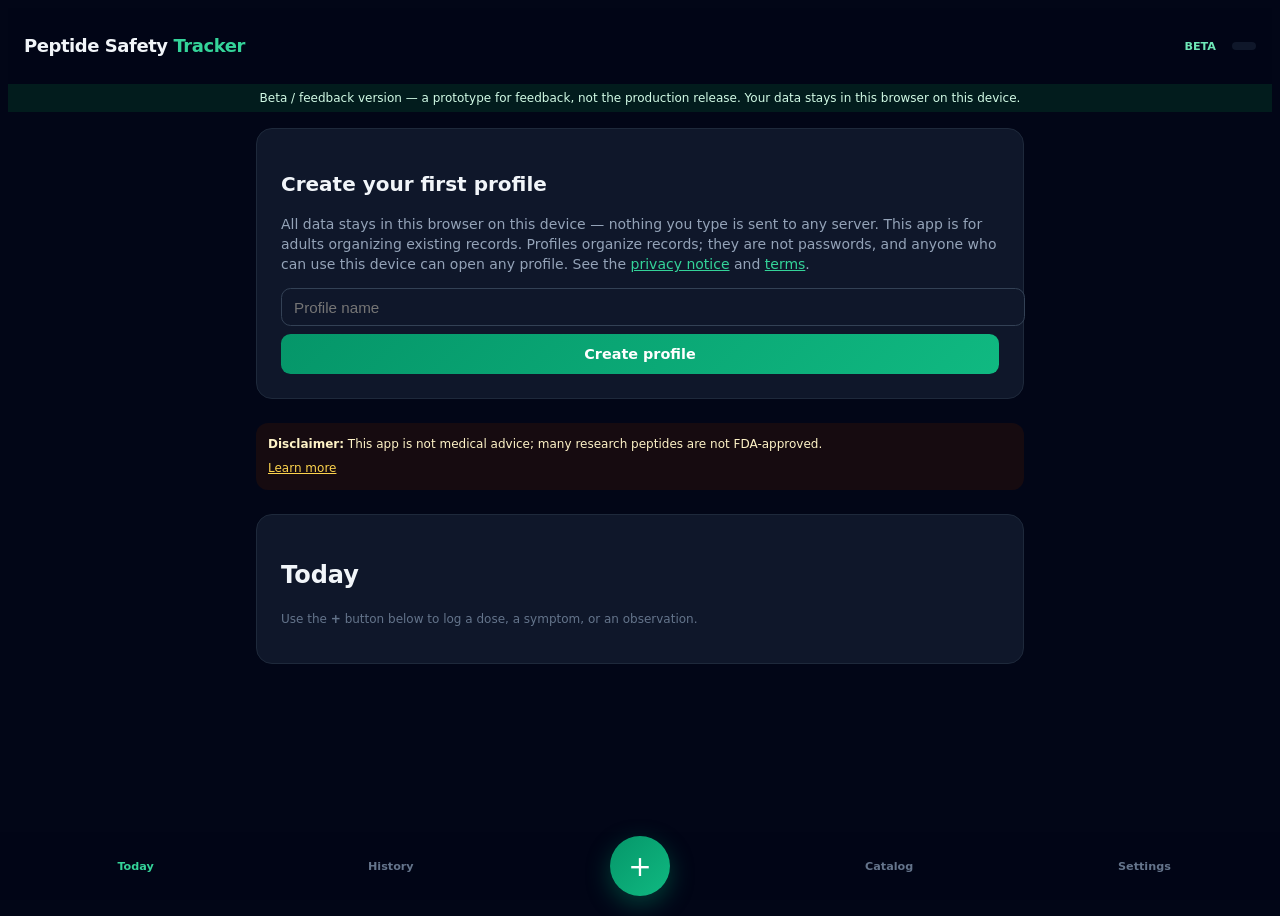
<file: beta/index.html>
<!DOCTYPE html>
<html lang="en">
<head>
  <meta charset="utf-8">
  <meta name="viewport" content="width=device-width, initial-scale=1, viewport-fit=cover">
  <meta name="theme-color" content="#059669">
  <title>Peptide Safety Tracker</title>
  <link rel="manifest" href="./manifest.webmanifest">
  <link rel="icon" href="./icons/icon-192.png">
  <link rel="apple-touch-icon" href="./icons/icon-192.png">
  <link rel="stylesheet" href="./styles.css">
  <style>
    :root{color-scheme:dark}
    body{background:#020617;color:#f1f5f9;font-family:system-ui,-apple-system,sans-serif}
    /* bare buttons must never show the browser's default light background */
    button{background:transparent;border:none;color:inherit;font:inherit;cursor:pointer}
    .inp{background:#0f172a;border:1px solid #334155;border-radius:.6rem;padding:.6rem .75rem;width:100%;color:#f1f5f9;font-size:.95rem}
    .inp:focus{outline:2px solid #059669;border-color:#059669}
    .inp.invalid{border-color:#dc2626}
    /* date/time pickers and the file input inherit the dark theme */
    input[type="file"]{color:#94a3b8}
    input[type="file"]::file-selector-button{background:#1e293b;color:#e2e8f0;border:1px solid #334155;border-radius:.5rem;padding:.4rem .75rem;margin-right:.6rem;cursor:pointer;font:inherit;font-size:.8rem}
    input[type="date"]::-webkit-calendar-picker-indicator,
    input[type="time"]::-webkit-calendar-picker-indicator,
    input[type="datetime-local"]::-webkit-calendar-picker-indicator{filter:invert(.65) sepia(.1) saturate(3) hue-rotate(100deg)}
    input:-webkit-autofill{-webkit-text-fill-color:#f1f5f9;-webkit-box-shadow:0 0 0 40rem #0f172a inset}
    ::selection{background:#065f46;color:#fff}
    ::-webkit-scrollbar{width:10px;height:10px}
    ::-webkit-scrollbar-track{background:#020617}
    ::-webkit-scrollbar-thumb{background:#334155;border-radius:9999px}
    .card{background:#0f172a;border:1px solid #1e293b;border-radius:1rem}
    .chip{border:1px solid #475569;border-radius:9999px;padding:.4rem .85rem;font-size:.8rem;color:#e2e8f0;background:#0f172a}
    .btn{background:linear-gradient(135deg,#059669,#10b981);color:#fff;font-weight:700;border-radius:.6rem;padding:.75rem 1.25rem;font-size:.9rem}
    .btn2{background:#1e293b;color:#e2e8f0;font-weight:600;border-radius:.6rem;padding:.75rem 1.25rem;font-size:.9rem;border:1px solid #334155}
    details>summary{cursor:pointer;list-style:none}
    details>summary::-webkit-details-marker{display:none}
    .fab{width:3.75rem;height:3.75rem;border-radius:9999px;background:linear-gradient(135deg,#059669,#10b981);color:#fff;font-size:1.75rem;box-shadow:0 8px 24px rgba(5,150,105,.4)}
    .err{color:#f87171;font-size:.8rem;min-height:1.1rem}
    .picker-wrap{position:relative}
    .picker-list{position:absolute;left:0;right:0;top:100%;margin-top:.3rem;z-index:70;background:#0f172a;border:1px solid #334155;border-radius:.6rem;max-height:15rem;overflow-y:auto;box-shadow:0 12px 30px rgba(0,0,0,.5)}
    .hidden{display:none!important}
    main{padding-bottom:7rem}
  </style>
</head>
<body class="min-h-screen">

<header class="sticky top-0 z-40 bg-slate-950/95 backdrop-blur border-b border-slate-800 px-4 py-3 flex items-center justify-between gap-2">
  <h1 class="font-black tracking-tight text-lg">Peptide Safety <span class="text-emerald-400">Tracker</span></h1>
  <div class="flex items-center gap-2">
    <span class="text-[.7rem] font-bold text-emerald-300 !border-emerald-500 border rounded-full px-2 py-1" title="Beta / feedback version — not the production release">BETA</span>
    <span id="profile-badge" class="text-xs bg-slate-900 border border-slate-700 rounded-full px-3 py-1"></span>
  </div>
</header>
<div id="beta-banner" class="bg-emerald-950/60 text-emerald-200 text-xs py-1.5 px-4 text-center border-b border-slate-800">Beta / feedback version — a prototype for feedback, not the production release. Your data stays in this browser on this device.</div>
<div id="offline-badge" class="hidden bg-amber-900/60 text-amber-200 text-xs text-center py-1.5 px-4">Offline — the app still works; your data is on this device.</div>
<div id="update-banner" class="hidden bg-emerald-950/60 text-emerald-200 text-xs py-2 px-4 flex items-center justify-center gap-3 flex-wrap text-center">
  <p>Update available — reload whenever you're not in the middle of logging. Your records are not affected.</p>
  <button onclick="applyUpdate()" class="text-xs font-bold text-white bg-emerald-700 rounded-lg px-3 py-1">Reload &amp; update</button>
  <button onclick="dismissUpdate()" class="text-xs underline">Not now</button>
</div>

<main class="max-w-3xl mx-auto p-4 space-y-6">

  <!-- First run: create a profile -->
  <div id="first-run" class="hidden card p-6 space-y-3">
    <h2 class="text-xl font-bold">Create your first profile</h2>
    <p class="text-sm text-slate-400">All data stays in this browser on this device — nothing you type is sent to any server. This app is for adults organizing existing records. Profiles organize records; they are not passwords, and anyone who can use this device can open any profile. See the <a href="./privacy.html" class="text-emerald-400 underline">privacy notice</a> and <a href="./terms.html" class="text-emerald-400 underline">terms</a>.</p>
    <form onsubmit="createProfile(event)" class="space-y-2">
      <input id="new-profile-name" name="pname" class="inp" placeholder="Profile name" maxlength="40">
      <button class="btn w-full">Create profile</button>
    </form>
  </div>

  <!-- Disclaimer: one line + Learn more -->
  <div class="bg-amber-950/30 border border-amber-900/60 p-3 rounded-xl text-xs text-amber-100 leading-relaxed">
    <strong>Disclaimer:</strong> <span id="disclaimer-line">This app is not medical advice; many research peptides are not FDA-approved.</span>
    <details class="mt-1"><summary class="text-amber-300 underline">Learn more</summary>
      <span id="disclaimer-more" class="block pt-1 text-amber-200/90"></span>
    </details>
  </div>

  <!-- TODAY -->
  <section id="sec-today" class="space-y-4">
    <div class="card p-6 space-y-3">
      <h2 class="text-2xl font-black">Today <span id="today-date" class="text-sm font-semibold text-slate-400"></span></h2>
      <p id="dash-sub" class="text-sm text-slate-400"></p>
      <p class="text-xs text-slate-500">Use the <strong>+</strong> button below to log a dose, a symptom, or an observation.</p>
      <div id="today-reminders" class="space-y-2"></div>
      <div id="today-recent" class="space-y-2"></div>
    </div>
  </section>

  <!-- HISTORY -->
  <section id="sec-history" class="hidden space-y-4">
    <div class="card p-6 space-y-4">
      <h2 class="text-2xl font-black">History</h2>
      <div class="flex gap-2 flex-wrap">
        <input id="hist-q" class="inp !w-auto flex-1 min-w-[8rem]" placeholder="Filter by product or text…">
        <select id="hist-type" class="inp !w-auto">
          <option value="all">All events</option>
          <option value="dose">Doses</option>
          <option value="symptom">Symptoms</option>
          <option value="observation">Observations</option>
        </select>
      </div>
      <div class="flex gap-2 flex-wrap items-center">
        <label class="text-xs text-slate-400" for="hist-from">From</label>
        <input id="hist-from" type="date" class="inp !w-auto">
        <label class="text-xs text-slate-400" for="hist-to">to</label>
        <input id="hist-to" type="date" class="inp !w-auto">
        <button onclick="clearDateFilter()" class="text-xs text-slate-400 underline">Clear dates</button>
      </div>
      <div id="history-list" class="space-y-2"></div>
      <button onclick="openSummarySheet()" class="btn2 w-full !py-2.5 text-sm">Prepare appointment summary →</button>
      <p class="text-xs text-slate-500">Choose a date range, review exactly what is included (private notes excluded by default), then print or download. Nothing is sent anywhere.</p>
    </div>
  </section>

  <!-- CATALOG / LEARN -->
  <section id="sec-catalog" class="hidden space-y-4">
    <div class="card p-6 space-y-4">
      <h2 class="text-2xl font-black">Catalog <span class="text-xs text-slate-400 font-normal">— sourced regulatory status only, no recommendations</span></h2>
      <input id="cat-q" class="inp" placeholder="Search catalog (aliases work, e.g. HGH)…">
      <div id="catalog-list" class="space-y-3"></div>
      <div id="verify-result"></div>
      <details class="text-sm"><summary class="text-emerald-400 underline">What "regulatory status" means — Learn more</summary>
        <ul class="text-sm text-slate-300 space-y-2 list-disc pl-5 pt-2 leading-relaxed">
          <li><strong>"Approved products exist"</strong> is an ingredient-level statement: FDA-approved prescription products exist for this ingredient, but approval applies only to those <em>specific products</em>. Other versions — compounded and "research" versions of the same molecule — are <strong>not</strong> approved.</li>
          <li><strong>"No FDA-approved product"</strong> means no FDA-approved human use exists for that ingredient at all.</li>
          <li>Approval is checked per <strong>exact product</strong> in <a class="text-emerald-400 underline" href="https://www.accessdata.fda.gov/scripts/cder/daf/" target="_blank" rel="noopener">Drugs@FDA</a> — never per ingredient. DailyMed is for labeling; it also lists products that are not FDA-approved.</li>
          <li>"Source verified" means the app's developer checked the cited official page on the review date — <strong>not qualified clinical review</strong>, never implying safety or endorsement.</li>
        </ul>
      </details>
      <details class="text-sm"><summary class="text-emerald-400 underline">If you feel unwell — Learn more</summary>
        <p class="pt-2 text-slate-300 leading-relaxed">Severe symptoms — trouble breathing, swelling of face/throat, chest pain, fainting, rapidly worsening reactions — need <strong>emergency medical care immediately</strong>. Show clinicians exactly what you took (your export file is designed for that). For anything milder but persistent, log it and raise it with a licensed healthcare provider.</p>
      </details>
    </div>
  </section>

  <!-- SETTINGS -->
  <section id="sec-settings" class="hidden space-y-4">
    <div class="card p-6 space-y-4">
      <h2 class="text-2xl font-black">Settings <span id="app-version" class="text-xs text-slate-500 font-normal"></span></h2>

      <div class="space-y-2">
        <h3 class="font-bold text-emerald-300">Profiles</h3>
        <div class="flex gap-2">
          <select id="profile-select" class="inp"></select>
          <button onclick="deleteProfile()" class="btn2 !py-2 whitespace-nowrap text-xs">Delete profile</button>
        </div>
        <form onsubmit="createProfile(event)" class="flex gap-2">
          <input id="add-profile-name" name="pname" class="inp" placeholder="New profile name" maxlength="40">
          <button class="btn !py-2 whitespace-nowrap text-xs">Add</button>
        </form>
        <p class="text-xs text-slate-500">Profiles are not authentication — anyone who can use this device can open any profile.</p>
      </div>

      <div class="space-y-2">
        <h3 class="font-bold text-emerald-300">Tracking goals <span class="text-xs text-slate-400 font-normal">(customize your journal — not medication recommendations)</span></h3>
        <p id="settings-goal-note" class="text-xs text-slate-400"></p>
        <div id="goal-chips" class="flex flex-wrap gap-2"></div>
        <p id="height-goal-note" class="hidden text-xs text-amber-200 bg-amber-950/40 border border-amber-900/60 rounded-lg px-3 py-2 leading-relaxed"><strong>Growth hormone &amp; height:</strong> "Growth hormone is not a general height enhancer. Once growth plates have fused, HGH does not increase height." (<a class="underline" href="https://my.clevelandclinic.org/health/articles/23309-human-growth-hormone-hgh" target="_blank" rel="noopener">Cleveland Clinic</a>) — this app never estimates growth potential.</p>
        <p class="text-xs text-slate-500">Goal measurements are recorded in Observations, never on doses.</p>
      </div>

      <div class="space-y-2">
        <h3 class="font-bold text-emerald-300">Reminders <span class="text-xs text-slate-400 font-normal">(in-app only)</span></h3>
        <form id="reminder-form" onsubmit="addReminder(event)" class="space-y-2">
          <div class="picker-wrap"><input id="r-name" class="inp" placeholder="Product name" maxlength="80"><div id="r-name-dd" class="picker-list hidden"></div></div>
          <div class="flex gap-2">
            <input id="r-time" type="time" class="inp">
            <input id="r-days" class="inp" value="Every day" title="e.g. Mon,Wed,Fri or Every day">
          </div>
          <input id="r-notes" class="inp" placeholder="Notes (optional)">
          <button class="btn2 w-full !py-2 text-xs">Add reminder</button>
        </form>
        <div id="reminders-list" class="space-y-2"></div>
      </div>

      <div class="space-y-2">
        <h3 class="font-bold text-emerald-300">Vial log <span class="text-xs text-slate-400 font-normal">(your own supply records)</span></h3>
        <p class="text-xs text-slate-500">Record when you mixed a vial and the discard date <strong>you</strong> choose. The app stores and displays only what you enter — it does not calculate stability, recommend dates, or advise any use.</p>
        <form id="vial-form" onsubmit="addVial(event)" class="space-y-2">
          <div class="picker-wrap"><input id="v-name" class="inp" placeholder="Product name" maxlength="80" autocomplete="off"><div id="v-name-dd" class="picker-list hidden"></div></div>
          <div class="grid grid-cols-2 gap-2">
            <div><label class="block text-xs text-slate-400 mb-1">Date mixed</label>
              <input id="v-mixed" type="date" class="inp"></div>
            <div><label class="block text-xs text-slate-400 mb-1">Discard date (your choice)</label>
              <input id="v-discard" type="date" class="inp"></div>
          </div>
          <input id="v-notes" class="inp" placeholder="Notes (optional)" maxlength="200">
          <div class="err" id="v-error"></div>
          <button class="btn2 w-full !py-2 text-xs">Add vial record</button>
        </form>
        <div id="vials-list" class="space-y-2"></div>
      </div>

      <div class="space-y-2">
        <h3 class="font-bold text-emerald-300">Export &amp; restore</h3>
        <p id="last-backup" class="text-xs text-emerald-300"></p>
        <p id="backup-reminder" class="hidden text-xs text-amber-200 bg-amber-950/40 border border-amber-900/60 rounded-lg px-3 py-2"></p>
        <button onclick="dismissBackupReminder()" id="backup-dismiss" class="hidden text-xs text-slate-400 underline">Dismiss reminder for a week</button>
        <p class="text-xs text-slate-400">Backup saves a JSON copy of <strong>every profile</strong> on this device. Keep the file private — it contains your health journal.</p>
        <button onclick="exportData()" class="btn"><span>Download full backup (JSON)</span></button>
        <div class="space-y-2">
          <label class="text-xs text-slate-400 block">Import / restore a previously exported file:</label>
          <input id="import-file" type="file" accept="application/json,.json" class="text-xs text-slate-400">
          <div id="import-preview" class="hidden"></div>
        </div>
      </div>

      <div class="space-y-2">
        <h3 class="font-bold text-emerald-300">Install on this device</h3>
        <details class="text-xs text-slate-400"><summary class="underline">How to install — Learn more</summary>
          <ul class="list-disc pl-4 pt-1 space-y-1 leading-relaxed">
            <li><strong>Android (Chrome):</strong> browser menu → <em>Add to Home screen</em> / <em>Install app</em>.</li>
            <li><strong>iPhone/iPad (Safari):</strong> Share button → <em>Add to Home Screen</em>.</li>
            <li><strong>Desktop (Chrome/Edge):</strong> install icon in the address bar, or menu → <em>Install app</em>.</li>
          </ul>
          <p class="pt-1 leading-relaxed"><strong>Offline limitations:</strong> once installed, the app opens and works with no connection — records are on the device. Reminders still only appear while the app is open. Updates are fetched when you're next online (you'll see an "Update available" note; updating only reloads when you choose, and your records plus any open draft are preserved).</p>
        </details>
      </div>

      <div class="space-y-2">
        <h3 class="font-bold text-emerald-300">Feedback &amp; problems</h3>
        <p class="text-xs text-slate-300 leading-relaxed">Tell the developer what got stuck, what you expected, and what felt unnecessary. The app itself has no built-in sending — you choose where to send feedback. <strong>Feedback route:</strong> the app's public issue tracker on GitHub <a href="https://github.com/kinitiyaan-commits/peptide-safety-tracker/issues" class="text-emerald-400 underline" target="_blank" rel="noopener">github.com/kinitiyaan-commits/peptide-safety-tracker/issues</a>.</p>
        <p class="text-xs text-amber-200 bg-amber-950/40 border border-amber-900/60 rounded-lg px-3 py-2 leading-relaxed"><strong>Privacy warning:</strong> if feedback goes to a public issue tracker, everything you post is <strong>public</strong>. Do <strong>not</strong> include medical records, symptom details, product names tied to you, exports, or screenshots of your entries. The app never attaches data to feedback automatically — there is no such feature — so anything you share is only what you type yourself.</p>
      </div>

      <div class="space-y-2">
        <h3 class="font-bold text-emerald-300">Where your data lives</h3>
        <p id="storage-note" class="text-sm text-slate-300 leading-relaxed"></p>
        <details class="text-xs text-slate-400"><summary class="underline">Learn more</summary>
          <p class="pt-1 leading-relaxed">Your saved records are stored in this browser's IndexedDB on this device; an entry you haven't saved yet may sit in this tab's sessionStorage until the tab closes. No server receives them. Clearing the browser's site data (or uninstalling the installed app) deletes every record permanently.</p>
          <p class="pt-1 leading-relaxed">A backup file includes <strong>every profile on this device</strong>, not just the one you have open — keep the file private.</p>
          <p class="pt-1 leading-relaxed">The app is hosted on GitHub Pages: when the app shell loads, GitHub receives your IP address and standard web-server logs, as with any website. The app also makes no other requests except the official-source links <strong>you</strong> choose to open — those links include the product name you're checking, which the sites' operators can see. No other personal data leaves this device.</p>
          <p class="pt-1"><a href="./privacy.html" class="text-emerald-400 underline">Full privacy notice</a> · <a href="./terms.html" class="text-emerald-400 underline">Terms of use</a></p>
        </details>
      </div>
    </div>
  </section>
</main>

<!-- FAB chooser -->
<div id="fab-chooser" class="hidden fixed inset-0 bg-black/80 z-[60] flex items-end sm:items-center justify-center p-0 sm:p-4" onclick="if(event.target===this)closeFabChooser()">
  <div class="bg-slate-900 border border-slate-800 w-full sm:max-w-sm rounded-t-2xl sm:rounded-2xl p-5 space-y-2">
    <p class="text-xs text-slate-400 text-center pb-1">What are you logging?</p>
    <button onclick="closeFabChooser();openLogSheet()" class="btn w-full !py-3.5">A dose (administration)</button>
    <button onclick="closeFabChooser();openObservationSheet()" class="btn2 w-full !py-3.5">An observation (no dose)</button>
    <button onclick="closeFabChooser();openSymptomSheet()" class="btn2 w-full !py-3.5">A symptom</button>
    <button onclick="closeFabChooser()" class="w-full text-center text-xs text-slate-400 py-2 underline">Cancel</button>
  </div>
</div>

<!-- LOG DOSE -->
<div id="log-sheet" class="hidden fixed inset-0 bg-black/80 z-[70] flex items-end sm:items-center justify-center" onclick="if(event.target===this)closeLogSheet()">
  <div class="bg-slate-900 border border-slate-800 w-full sm:max-w-sm rounded-t-2xl sm:rounded-2xl p-5">
    <div class="flex justify-between items-center pb-2">
      <h3 id="log-sheet-title" class="font-bold">Log a dose</h3>
      <button onclick="closeLogSheet()" class="text-slate-400 text-xl">×</button>
    </div>
    <form onsubmit="logUsage(event)" class="space-y-3">
      <div class="picker-wrap"><label class="block text-xs text-slate-400 mb-1">Product / peptide</label>
        <input id="u-name" class="inp" placeholder="Type to search the catalog…" maxlength="80" autocomplete="off">
        <div id="u-name-dd" class="picker-list hidden"></div>
      </div>
      <div class="grid grid-cols-2 gap-2">
        <div><label class="block text-xs text-slate-400 mb-1">Amount</label>
          <input id="u-amount" type="number" step="any" min="0" class="inp" inputmode="decimal"></div>
        <div><label class="block text-xs text-slate-400 mb-1">Unit</label>
          <select id="u-unit" class="inp"><option value="">Choose unit</option><option>mcg</option><option>mg</option><option>IU</option><option>units</option><option>mL</option></select>
          <p id="u-unit-hint" class="hidden text-[.7rem] text-emerald-300 pt-0.5"></p></div>
      </div>
      <p id="u-equiv" class="hidden text-[.7rem] text-emerald-300">Same amount in both units — an extra or missing zero stands out here.</p>
      <div><label class="block text-xs text-slate-400 mb-1">When</label>
        <input id="u-when" type="datetime-local" class="inp"></div>
      <p id="u-dup-hint" class="hidden text-[.7rem] text-amber-300"></p>
      <div><label class="block text-xs text-slate-400 mb-1">Notes (optional)</label>
        <input id="u-notes" class="inp" placeholder="Anything worth remembering" maxlength="300"></div>
      <div class="err" id="u-error"></div>
      <button class="btn w-full !py-3" id="u-submit"><span id="u-submit-label">Save entry</span></button>
    </form>
  </div>
</div>

<!-- SYMPTOM -->
<div id="symptom-sheet" class="hidden fixed inset-0 bg-black/80 z-[70] flex items-end sm:items-center justify-center" onclick="if(event.target===this)closeSymptomSheet()">
  <div class="bg-slate-900 border border-slate-800 w-full sm:max-w-sm rounded-t-2xl sm:rounded-2xl p-5">
    <div class="flex justify-between items-center pb-2">
      <h3 class="font-bold">Log a symptom</h3>
      <button onclick="closeSymptomSheet()" class="text-slate-400 text-xl">×</button>
    </div>
    <form onsubmit="logSymptom(event)" class="space-y-3">
      <div><label class="block text-xs text-slate-400 mb-1">Symptom name</label>
        <input id="s-name" class="inp" placeholder="e.g. headache" maxlength="80"></div>
      <div><label class="block text-xs text-slate-400 mb-1">Description</label>
        <input id="s-desc" class="inp" placeholder="What did you feel?" maxlength="500"></div>
      <div><label class="block text-xs text-slate-400 mb-1">Severity (1 = mild … 5 = severe)</label>
        <select id="s-severity" class="inp"><option>1</option><option>2</option><option>3</option><option>4</option><option>5</option></select></div>
      <div class="err" id="s-error"></div>
      <button class="btn w-full !py-3">Save symptom</button>
    </form>
  </div>
</div>

<!-- OBSERVATION -->
<div id="observation-sheet" class="hidden fixed inset-0 bg-black/80 z-[70] flex items-end sm:items-center justify-center" onclick="if(event.target===this)closeObservationSheet()">
  <div class="bg-slate-900 border border-slate-800 w-full sm:max-w-sm rounded-t-2xl sm:rounded-2xl p-5 max-h-[85vh] overflow-y-auto">
    <div class="flex justify-between items-center pb-2">
      <h3 class="font-bold">Log an observation</h3>
      <button onclick="closeObservationSheet()" class="text-slate-400 text-xl">×</button>
    </div>
    <form onsubmit="logObservation(event)" class="space-y-3">
      <div><label class="block text-xs text-slate-400 mb-1">When</label>
        <input id="o-when" type="datetime-local" class="inp"></div>
      <div><label class="block text-xs text-slate-400 mb-1">Notes (optional)</label>
        <input id="o-notes" class="inp" placeholder="Anything worth remembering" maxlength="300"></div>
      <div id="observation-fields" class="space-y-3"></div>
      <details id="training-context" class="mt-1">
        <summary class="text-sm text-sky-400 underline">Training context (optional)</summary>
        <div id="training-fields" class="space-y-3 pt-2">
          <p class="text-xs text-slate-500">Your own training notes for your records — kept separate from dose logging. The app draws no connection between training and any product.</p>
          <div><label class="block text-xs text-slate-400 mb-1">Session type</label>
            <input class="inp gf" data-gkey="tc_session_type" maxlength="60" placeholder="e.g. strength, cardio, mobility — your words"></div>
          <div><label class="block text-xs text-slate-400 mb-1">Muscles trained</label>
            <input class="inp gf" data-gkey="tc_muscles" maxlength="120" placeholder="optional — e.g. legs, back"></div>
          <div class="grid grid-cols-2 gap-2">
            <div><label class="block text-xs text-slate-400 mb-1">Perceived session effort</label>
              <select class="inp gf" data-gkey="tc_effort"><option value="">—</option><option>1</option><option>2</option><option>3</option><option>4</option><option>5</option></select>
              <p class="text-xs text-slate-500 pt-0.5">Your own rating, 1 (easy) – 5 (maximal)</p></div>
            <div><label class="block text-xs text-slate-400 mb-1">Soreness afterwards</label>
              <select class="inp gf" data-gkey="tc_soreness"><option value="">—</option><option>1</option><option>2</option><option>3</option><option>4</option><option>5</option></select>
              <p class="text-xs text-slate-500 pt-0.5">Your own rating, 1 (none) – 5 (very sore)</p></div>
          </div>
          <div><label class="block text-xs text-slate-400 mb-1">Note (private)</label>
            <input class="inp gf" data-gkey="tc_note" maxlength="300" placeholder="Stays out of appointment summaries unless you include notes"></div>
        </div>
      </details>
      <div class="err" id="o-error"></div>
      <button class="btn w-full !py-3">Save observation</button>
    </form>
  </div>
</div>

<!-- APPOINTMENT SUMMARY -->
<div id="summary-sheet" class="hidden fixed inset-0 bg-black/80 z-[70] flex items-end sm:items-center justify-center" onclick="if(event.target===this)closeSummarySheet()">
  <div class="bg-slate-900 border border-slate-800 w-full sm:max-w-md rounded-t-2xl sm:rounded-2xl p-5 max-h-[90vh] overflow-y-auto space-y-3">
    <div class="flex justify-between items-center pb-1">
      <h3 class="font-bold">Appointment summary</h3>
      <button onclick="closeSummarySheet()" class="text-slate-400 text-xl" aria-label="Close summary">×</button>
    </div>
    <p class="text-xs text-slate-400">Pick the period, review <strong>exactly</strong> what will be shared, then print or download it yourself. Nothing is sent anywhere automatically.</p>
    <div class="flex gap-2 items-center flex-wrap">
      <label class="text-xs text-slate-400" for="sum-from">From</label>
      <input id="sum-from" type="date" class="inp !w-auto" onchange="renderSummaryPreview()">
      <label class="text-xs text-slate-400" for="sum-to">to</label>
      <input id="sum-to" type="date" class="inp !w-auto" onchange="renderSummaryPreview()">
    </div>
    <label class="flex items-start gap-2 text-sm text-slate-300 cursor-pointer">
      <input id="sum-notes" type="checkbox" class="mt-1 w-4 h-4 accent-emerald-500" onchange="renderSummaryPreview()">
      <span>Include private notes <span class="text-xs text-slate-500">(excluded by default)</span></span>
    </label>
    <div>
      <label class="block text-xs text-slate-400 mb-1" for="sum-questions">Questions I want to ask my clinician (optional, your words)</label>
      <textarea id="sum-questions" rows="3" class="inp" maxlength="2000" oninput="renderSummaryPreview()"></textarea>
    </div>
    <div id="sum-preview"></div>
    <div class="flex gap-2">
      <button onclick="printSummary()" class="btn flex-1 !py-2.5 text-sm">Print</button>
      <button onclick="downloadSummary()" class="btn2 flex-1 !py-2.5 text-sm">Download (.html)</button>
    </div>
  </div>
</div>

<div id="toast" class="hidden"></div>

<!-- bottom nav + FAB -->
<nav class="fixed bottom-0 left-0 right-0 z-50 bg-slate-950/97 border-t border-slate-800 backdrop-blur flex items-center px-2 py-1" style="padding-bottom:max(0.25rem, env(safe-area-inset-bottom))">
  <button id="nav-today" onclick="gotoTab('today')" class="flex-1 flex flex-col items-center gap-0.5 py-2 text-[.7rem] font-semibold text-emerald-400">Today</button>
  <button id="nav-history" onclick="gotoTab('history')" class="flex-1 flex flex-col items-center gap-0.5 py-2 text-[.7rem] font-semibold text-slate-500">History</button>
  <div class="flex-1 flex justify-center"><button class="fab" onclick="openFabChooser()" title="Log something" aria-label="Log something">+</button></div>
  <button id="nav-catalog" onclick="gotoTab('catalog')" class="flex-1 flex flex-col items-center gap-0.5 py-2 text-[.7rem] font-semibold text-slate-500">Catalog</button>
  <button id="nav-settings" onclick="gotoTab('settings')" class="flex-1 flex flex-col items-center gap-0.5 py-2 text-[.7rem] font-semibold text-slate-500">Settings</button>
</nav>

<script src="./data.js"></script>
<script src="./store.js"></script>
<script src="./app.js"></script>
</body>
</html>
</file>
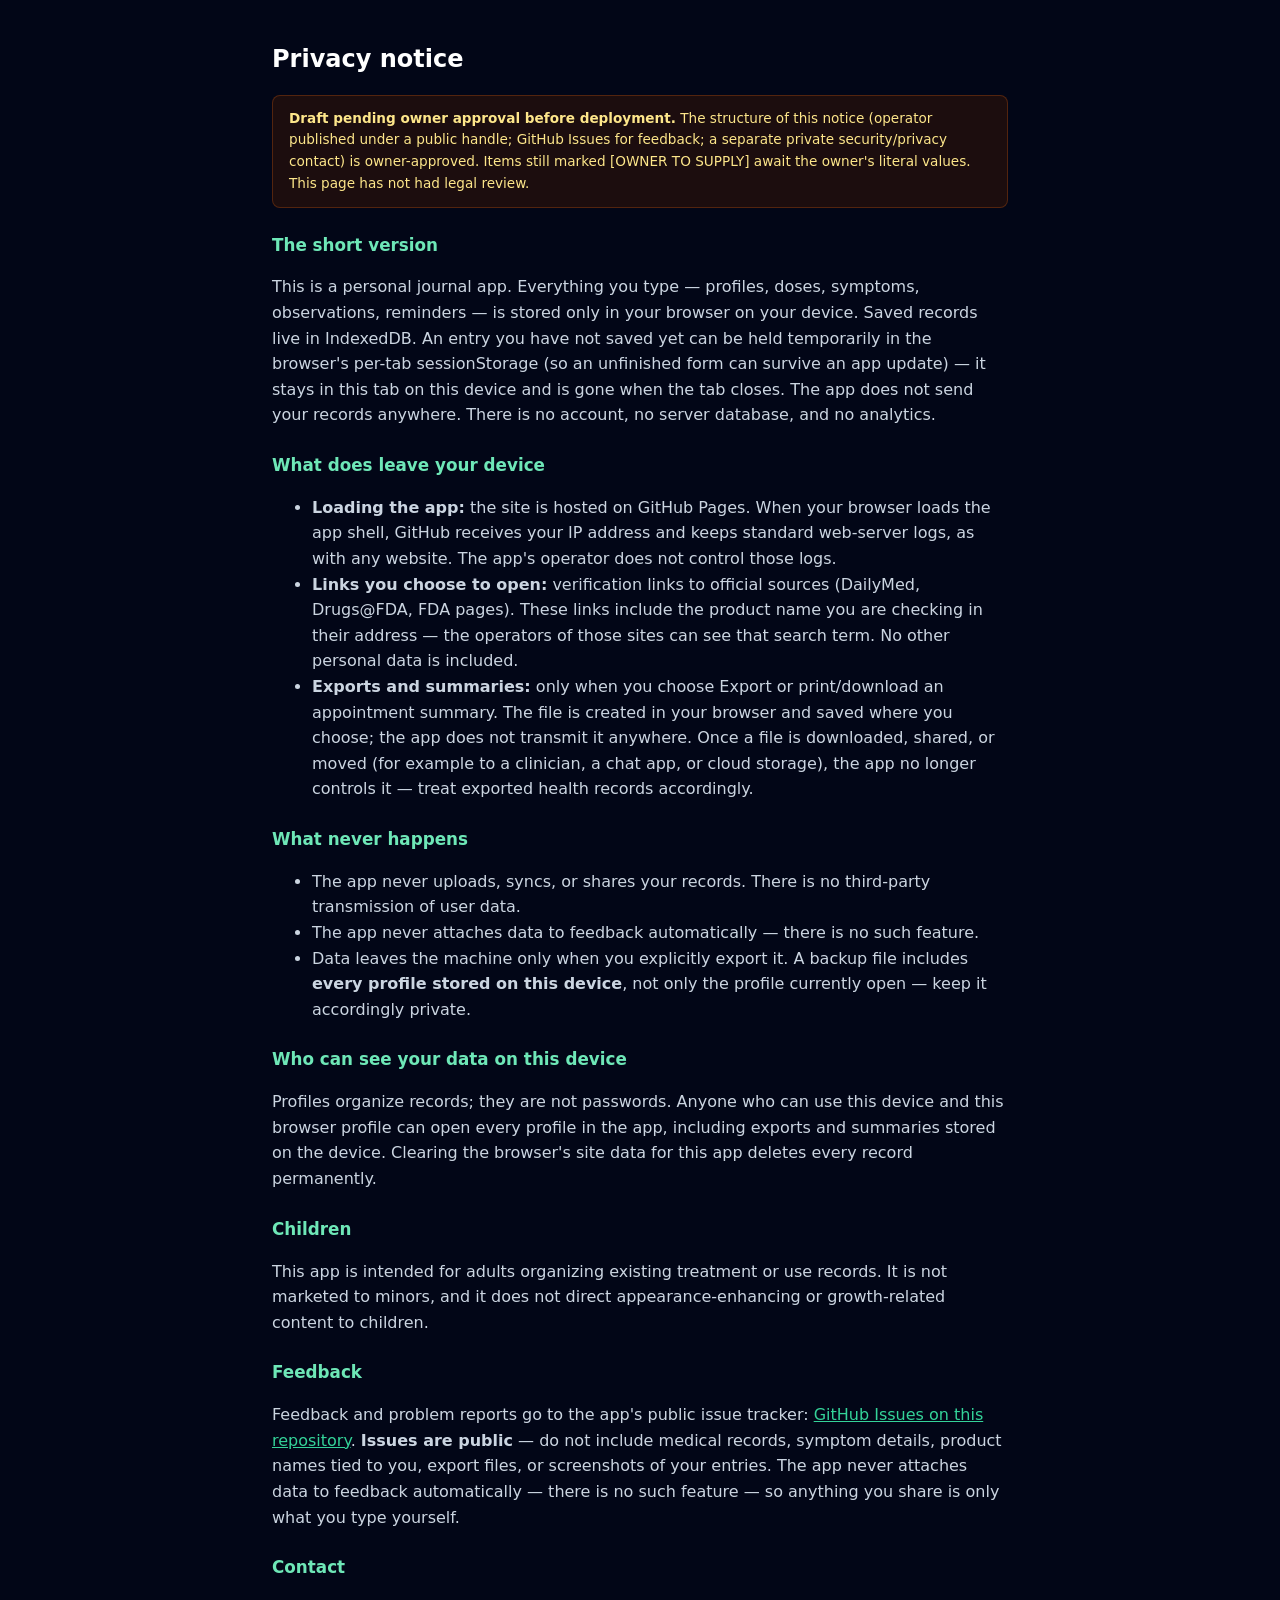
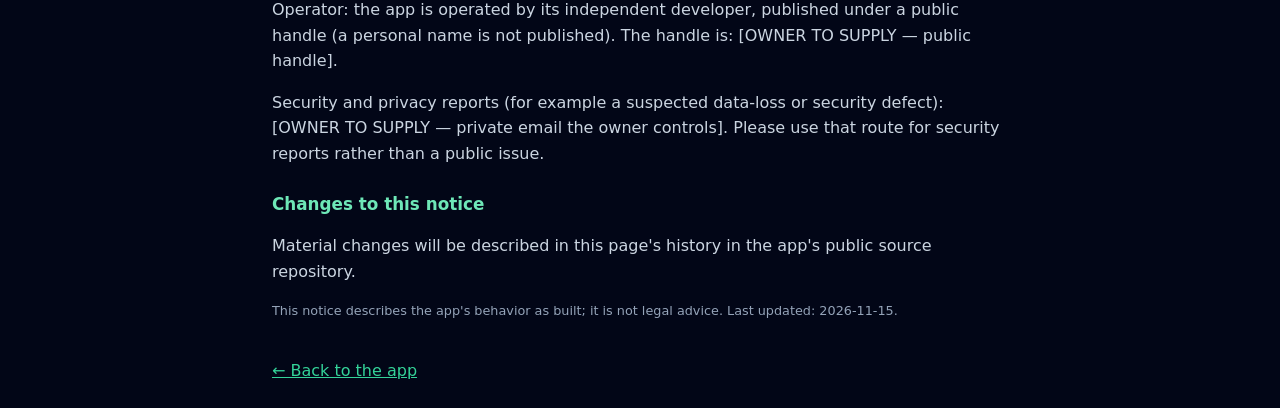
<file: beta/privacy.html>
<!DOCTYPE html>
<html lang="en">
<head>
<meta charset="utf-8">
<meta name="viewport" content="width=device-width, initial-scale=1">
<title>Privacy notice — Peptide Safety Tracker</title>
<link rel="stylesheet" href="./styles.css">
<style>
  body{background:#020617;color:#cbd5e1;font-family:system-ui,sans-serif;margin:0;padding:1.5rem;line-height:1.6}
  main{max-width:46rem;margin:0 auto}
  h1{color:#fff;font-size:1.5rem} h2{color:#6ee7b7;font-size:1.05rem;margin-top:1.5rem}
  a{color:#34d399}
  .note{border:1px solid rgba(120,53,15,.6);background:rgba(69,26,3,.4);color:#fde68a;padding:.75rem 1rem;border-radius:.5rem;font-size:.85rem}
  .muted{color:#94a3b8;font-size:.8rem}
  .back{display:inline-block;margin-top:1.5rem}
</style>
</head>
<body>
<main>
<h1>Privacy notice</h1>
<p class="note"><strong>Draft pending owner approval before deployment.</strong>
The structure of this notice (operator published under a public handle; GitHub
Issues for feedback; a separate private security/privacy contact) is
owner-approved. Items still marked <span>[OWNER TO SUPPLY]</span> await the
owner's literal values. This page has not had legal review.</p>

<h2>The short version</h2>
<p>This is a personal journal app. Everything you type — profiles, doses,
symptoms, observations, reminders — is stored only in your browser on your
device. Saved records live in IndexedDB. An entry you have not saved yet
can be held temporarily in the browser's per-tab sessionStorage (so an
unfinished form can survive an app update) — it stays in this tab on this
device and is gone when the tab closes. The app does not send your records
anywhere. There is no account, no server database, and no analytics.</p>

<h2>What does leave your device</h2>
<ul>
  <li><strong>Loading the app:</strong> the site is hosted on GitHub Pages.
  When your browser loads the app shell, GitHub receives your IP address and
  keeps standard web-server logs, as with any website. The app's operator
  does not control those logs.</li>
  <li><strong>Links you choose to open:</strong> verification links to
  official sources (DailyMed, Drugs@FDA, FDA pages). These links include the
  product name you are checking in their address — the operators of those
  sites can see that search term. No other personal data is included.</li>
  <li><strong>Exports and summaries:</strong> only when you choose Export or
  print/download an appointment summary. The file is created in your browser
  and saved where you choose; the app does not transmit it anywhere. Once a
  file is downloaded, shared, or moved (for example to a clinician, a chat
  app, or cloud storage), the app no longer controls it — treat exported
  health records accordingly.</li>
</ul>

<h2>What never happens</h2>
<ul>
  <li>The app never uploads, syncs, or shares your records. There is no
  third-party transmission of user data.</li>
  <li>The app never attaches data to feedback automatically — there is no
  such feature.</li>
  <li>Data leaves the machine only when you explicitly export it. A backup
  file includes <strong>every profile stored on this device</strong>, not
  only the profile currently open — keep it accordingly private.</li>
</ul>

<h2>Who can see your data on this device</h2>
<p>Profiles organize records; they are not passwords. Anyone who can use this
device and this browser profile can open every profile in the app, including
exports and summaries stored on the device. Clearing the browser's site data
for this app deletes every record permanently.</p>

<h2>Children</h2>
<p>This app is intended for adults organizing existing treatment or use
records. It is not marketed to minors, and it does not direct
appearance-enhancing or growth-related content to children.</p>

<h2>Feedback</h2>
<p>Feedback and problem reports go to the app's public issue tracker:
<a href="https://github.com/kinitiyaan-commits/peptide-safety-tracker/issues">GitHub
Issues on this repository</a>. <strong>Issues are public</strong> — do not
include medical records, symptom details, product names tied to you, export
files, or screenshots of your entries. The app never attaches data to
feedback automatically — there is no such feature — so anything you share is
only what you type yourself.</p>

<h2>Contact</h2>
<p>Operator: the app is operated by its independent developer, published
under a public handle (a personal name is not published). The handle is:
<span>[OWNER TO SUPPLY — public handle]</span>.</p>
<p>Security and privacy reports (for example a suspected data-loss or
security defect): <span>[OWNER TO SUPPLY — private email the owner
controls]</span>. Please use that route for security reports rather than a
public issue.</p>

<h2>Changes to this notice</h2>
<p>Material changes will be described in this page's history in the app's
public source repository.</p>

<p class="muted">This notice describes the app's behavior as built; it is not
legal advice. Last updated: 2026-11-15.</p>
<a class="back" href="./index.html">← Back to the app</a>
</main>
</body>
</html>
</file>
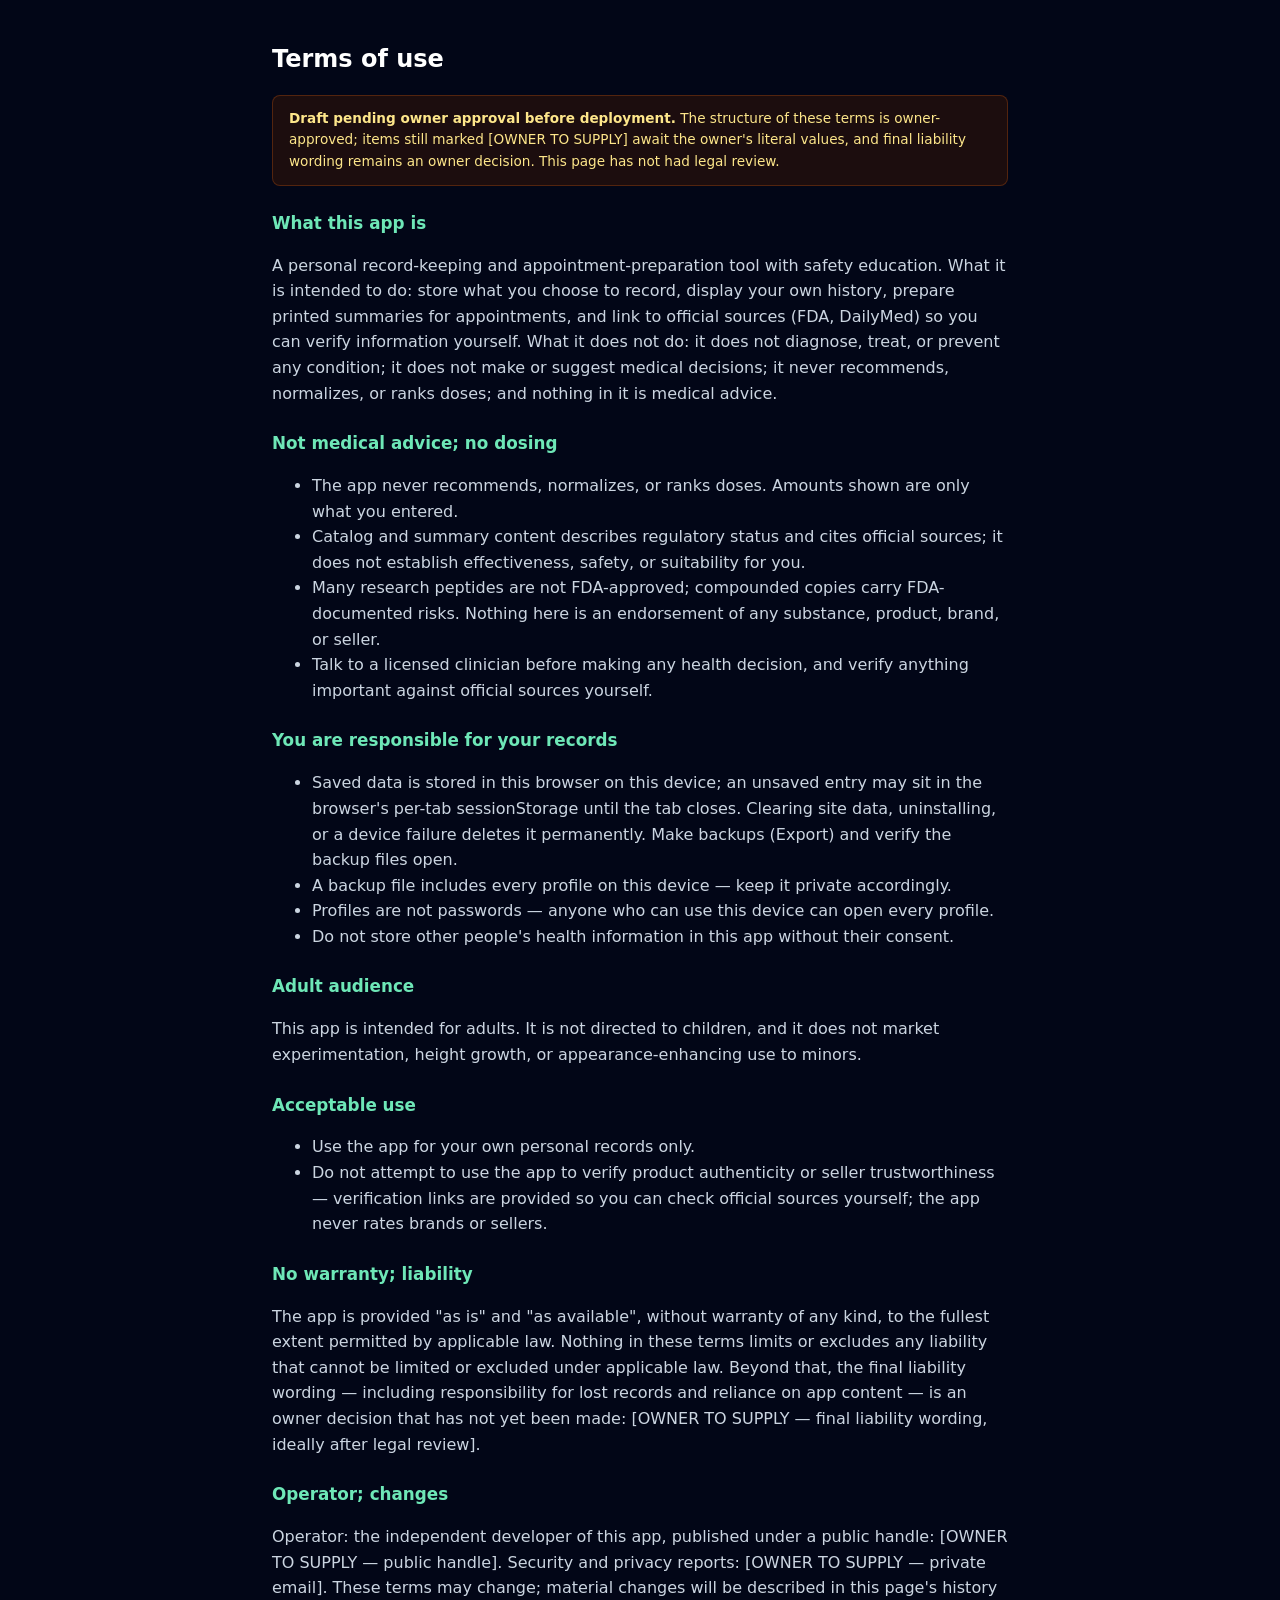
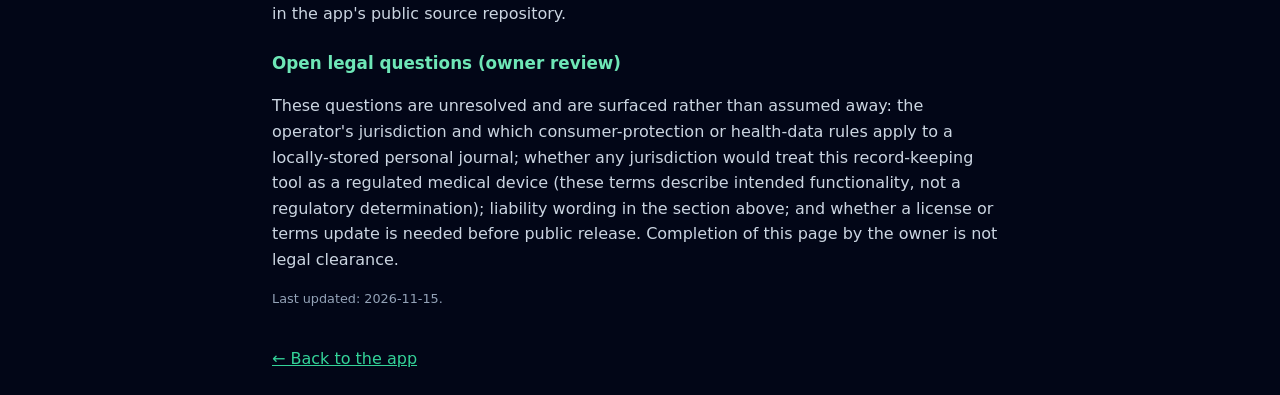
<file: beta/terms.html>
<!DOCTYPE html>
<html lang="en">
<head>
<meta charset="utf-8">
<meta name="viewport" content="width=device-width, initial-scale=1">
<title>Terms of use — Peptide Safety Tracker</title>
<link rel="stylesheet" href="./styles.css">
<style>
  body{background:#020617;color:#cbd5e1;font-family:system-ui,sans-serif;margin:0;padding:1.5rem;line-height:1.6}
  main{max-width:46rem;margin:0 auto}
  h1{color:#fff;font-size:1.5rem} h2{color:#6ee7b7;font-size:1.05rem;margin-top:1.5rem}
  a{color:#34d399}
  .note{border:1px solid rgba(120,53,15,.6);background:rgba(69,26,3,.4);color:#fde68a;padding:.75rem 1rem;border-radius:.5rem;font-size:.85rem}
  .muted{color:#94a3b8;font-size:.8rem}
  .back{display:inline-block;margin-top:1.5rem}
</style>
</head>
<body>
<main>
<h1>Terms of use</h1>
<p class="note"><strong>Draft pending owner approval before deployment.</strong>
The structure of these terms is owner-approved; items still marked
<span>[OWNER TO SUPPLY]</span> await the owner's literal values, and final
liability wording remains an owner decision. This page has not had legal
review.</p>

<h2>What this app is</h2>
<p>A personal record-keeping and appointment-preparation tool with safety
education. What it is intended to do: store what you choose to record,
display your own history, prepare printed summaries for appointments, and
link to official sources (FDA, DailyMed) so you can verify information
yourself. What it does not do: it does not diagnose, treat, or prevent any
condition; it does not make or suggest medical decisions; it never
recommends, normalizes, or ranks doses; and nothing in it is medical
advice.</p>

<h2>Not medical advice; no dosing</h2>
<ul>
  <li>The app never recommends, normalizes, or ranks doses. Amounts shown
  are only what you entered.</li>
  <li>Catalog and summary content describes regulatory status and cites
  official sources; it does not establish effectiveness, safety, or
  suitability for you.</li>
  <li>Many research peptides are not FDA-approved; compounded copies carry
  FDA-documented risks. Nothing here is an endorsement of any substance,
  product, brand, or seller.</li>
  <li>Talk to a licensed clinician before making any health decision, and
  verify anything important against official sources yourself.</li>
</ul>

<h2>You are responsible for your records</h2>
<ul>
  <li>Saved data is stored in this browser on this device; an unsaved
  entry may sit in the browser's per-tab sessionStorage until the tab
  closes. Clearing site data, uninstalling, or a device failure deletes it
  permanently. Make backups (Export) and verify the backup files open.</li>
  <li>A backup file includes every profile on this device — keep it
  private accordingly.</li>
  <li>Profiles are not passwords — anyone who can use this device can open
  every profile.</li>
  <li>Do not store other people's health information in this app without
  their consent.</li>
</ul>

<h2>Adult audience</h2>
<p>This app is intended for adults. It is not directed to children, and it
does not market experimentation, height growth, or appearance-enhancing use
to minors.</p>

<h2>Acceptable use</h2>
<ul>
  <li>Use the app for your own personal records only.</li>
  <li>Do not attempt to use the app to verify product authenticity or seller
  trustworthiness — verification links are provided so you can check
  official sources yourself; the app never rates brands or sellers.</li>
</ul>

<h2>No warranty; liability</h2>
<p>The app is provided "as is" and "as available", without warranty of any
kind, to the fullest extent permitted by applicable law. Nothing in these
terms limits or excludes any liability that cannot be limited or excluded
under applicable law. Beyond that, the final liability wording — including
responsibility for lost records and reliance on app content — is an owner
decision that has not yet been made:
<span>[OWNER TO SUPPLY — final liability wording, ideally after legal
review]</span>.</p>

<h2>Operator; changes</h2>
<p>Operator: the independent developer of this app, published under a public
handle: <span>[OWNER TO SUPPLY — public handle]</span>. Security and privacy
reports: <span>[OWNER TO SUPPLY — private email]</span>. These terms may
change; material changes will be described in this page's history in the
app's public source repository.</p>

<h2>Open legal questions (owner review)</h2>
<p>These questions are unresolved and are surfaced rather than assumed away:
the operator's jurisdiction and which consumer-protection or health-data
rules apply to a locally-stored personal journal; whether any jurisdiction
would treat this record-keeping tool as a regulated medical device (these
terms describe intended functionality, not a regulatory determination);
liability wording in the section above; and whether a license or terms
update is needed before public release. Completion of this page by the
owner is not legal clearance.</p>

<p class="muted">Last updated: 2026-11-15.</p>
<a class="back" href="./index.html">← Back to the app</a>
</main>
</body>
</html>
</file>
<file: beta/styles.css>
/* styles.css — Peptide Safety Tracker, local styling (no remote runtime deps).
 * Version 4 — matches sw.js CACHE_PREFIX "peptide-safety-static-" v4.
 * Hand-built utility subset: only the classes the app actually uses, with
 * Tailwind-default values so the rendering is unchanged from the CDN era.
 */

/* ---------- text ---------- */
.text-xs{font-size:.75rem;line-height:1rem}
.text-sm{font-size:.875rem;line-height:1.25rem}
.text-lg{font-size:1.125rem;line-height:1.75rem}
.text-xl{font-size:1.25rem;line-height:1.75rem}
.text-2xl{font-size:1.5rem;line-height:2rem}
.text-\[\.7rem\]{font-size:.7rem}
.font-normal{font-weight:400}
.font-semibold{font-weight:600}
.font-bold{font-weight:700}
.font-black{font-weight:900}
.tracking-tight{letter-spacing:-.025em}
.uppercase{text-transform:uppercase}
.underline{text-decoration-line:underline}
.leading-relaxed{line-height:1.625}
.text-left{text-align:left}
.text-center{text-align:center}
.text-right{text-align:right}

/* ---------- colors: text ---------- */
.text-white{color:#fff}
.text-amber-100{color:#fef3c7}
.text-amber-200{color:#fde68a}
.text-amber-200\/90{color:rgba(253,230,138,.9)}
.text-amber-300{color:#fcd34d}
.text-amber-300\/90{color:rgba(252,211,77,.9)}
.text-amber-400{color:#fbbf24}
.text-emerald-200{color:#d1fae5}
.text-emerald-300{color:#6ee7b7}
.text-emerald-400{color:#34d399}
.text-red-200{color:#fecaca}
.text-red-300{color:#fca5a5}
.text-sky-400{color:#38bdf8}
.text-slate-300{color:#cbd5e1}
.text-slate-400{color:#94a3b8}
.text-slate-500{color:#64748b}

/* ---------- colors: background ---------- */
.bg-amber-900\/60{background-color:rgba(120,53,15,.6)}
.bg-amber-950\/30{background-color:rgba(69,26,3,.3)}
.bg-amber-950\/40{background-color:rgba(69,26,3,.4)}
.bg-black\/80{background-color:rgba(0,0,0,.8)}
.bg-emerald-700{background-color:#047857}
.bg-emerald-950\/60{background-color:rgba(2,44,34,.6)}
.bg-red-950\/40{background-color:rgba(69,10,10,.4)}
.bg-slate-900{background-color:#0f172a}
.bg-slate-950{background-color:#020617}
.bg-slate-950\/95{background-color:rgba(2,6,23,.95)}
.bg-slate-950\/97{background-color:rgba(2,6,23,.97)}
.hover\:bg-slate-800:hover{background-color:#1e293b}

/* ---------- colors: border ---------- */
.border{border-width:1px}
.border-b{border-bottom-width:1px}
.border-t{border-top-width:1px}
.border-amber-700\/60{border-color:rgba(180,83,9,.6)}
.border-amber-900\/60{border-color:rgba(120,53,15,.6)}
.border-red-800{border-color:#991b1b}
.border-slate-700{border-color:#334155}
.border-slate-800{border-color:#1e293b}
.border-dashed{border-style:dashed}
.border-slate-500{border-color:#64748b}
.border-emerald-500{border-color:#10b981}

/* ---------- layout ---------- */
.block{display:block}
.hidden{display:none!important}
.flex{display:flex}
.grid{display:grid}
.grid-cols-2{grid-template-columns:repeat(2,minmax(0,1fr))}
.flex-1{flex:1 1 0%}
.flex-col{flex-direction:column}
.flex-wrap{flex-wrap:wrap}
.items-center{align-items:center}
.items-end{align-items:flex-end}
.items-start{align-items:flex-start}
.justify-between{justify-content:space-between}
.justify-center{justify-content:center}
.self-center{align-self:center}
.shrink-0{flex-shrink:0}
.gap-0\.5{gap:.125rem}
.gap-2{gap:.5rem}
.gap-3{gap:.75rem}
.cursor-pointer{cursor:pointer}

/* ---------- spacing ---------- */
.p-0{padding:0}
.p-3{padding:.75rem}
.p-4{padding:1rem}
.p-5{padding:1.25rem}
.p-6{padding:1.5rem}
.px-2{padding-left:.5rem;padding-right:.5rem}
.px-3{padding-left:.75rem;padding-right:.75rem}
.px-4{padding-left:1rem;padding-right:1rem}
.py-1{padding-top:.25rem;padding-bottom:.25rem}
.py-1\.5{padding-top:.375rem;padding-bottom:.375rem}
.py-2{padding-top:.5rem;padding-bottom:.5rem}
.py-2\.5{padding-top:.625rem;padding-bottom:.625rem}
.py-3{padding-top:.75rem;padding-bottom:.75rem}
.pt-0\.5{padding-top:.125rem}
.pt-1{padding-top:.25rem}
.pt-2{padding-top:.5rem}
.pb-1{padding-bottom:.25rem}
.pb-2{padding-bottom:.5rem}
.mb-1{margin-bottom:.25rem}
.mt-1{margin-top:.25rem}
.ml-1{margin-left:.25rem}
.ml-2{margin-left:.5rem}
.mx-auto{margin-left:auto;margin-right:auto}
.space-y-0\.5>*+*{margin-top:.125rem}
.space-y-1>*+*{margin-top:.25rem}
.space-y-2>*+*{margin-top:.5rem}
.space-y-3>*+*{margin-top:.75rem}
.space-y-4>*+*{margin-top:1rem}
.space-y-6>*+*{margin-top:1.5rem}
.pl-4{padding-left:1rem}
.pl-5{padding-left:1.25rem}

/* ---------- sizing & position ---------- */
.w-4{width:1rem}
.h-4{height:1rem}
.w-full{width:100%}
.min-h-screen{min-height:100vh}
.min-w-\[8rem\]{min-width:8rem}
.max-w-3xl{max-width:48rem}
.max-h-72{max-height:18rem}
.max-h-\[85vh\]{max-height:85vh}
.max-h-\[90vh\]{max-height:90vh}
.overflow-y-auto{overflow-y:auto}
.sticky{position:sticky}
.fixed{position:fixed}
.top-0{top:0}
.bottom-0{bottom:0}
.left-0{left:0}
.right-0{right:0}
.inset-0{top:0;right:0;bottom:0;left:0}
.z-40{z-index:40}
.z-50{z-index:50}
.z-\[60\]{z-index:60}
.z-\[70\]{z-index:70}
.whitespace-nowrap{white-space:nowrap}

/* ---------- borders & radius ---------- */
.rounded-full{border-radius:9999px}
.rounded-lg{border-radius:.5rem}
.rounded-xl{border-radius:.75rem}
.rounded-2xl{border-radius:1rem}
.rounded-t-2xl{border-top-left-radius:1rem;border-top-right-radius:1rem}
.list-disc{list-style-type:disc}

/* ---------- form accent ---------- */
.accent-emerald-500{accent-color:#10b981}
.backdrop-blur{backdrop-filter:blur(4px);-webkit-backdrop-filter:blur(4px)}

/* ---------- important overrides (!) ---------- */
.\!py-2{padding-top:.5rem!important;padding-bottom:.5rem!important}
.\!py-2\.5{padding-top:.625rem!important;padding-bottom:.625rem!important}
.\!py-3{padding-top:.75rem!important;padding-bottom:.75rem!important}
.\!py-3\.5{padding-top:.875rem!important;padding-bottom:.875rem!important}
.\!text-xs{font-size:.75rem!important}
.\!w-auto{width:auto!important}
.\!border-slate-500{border-color:#64748b!important}
.\!border-emerald-500{border-color:#10b981!important}
.\!bg-emerald-950{background-color:#022c22!important}

/* ---------- responsive (sm ≥640px) ---------- */
@media (min-width:640px){
  .sm\:items-center{align-items:center}
  .sm\:max-w-md{max-width:28rem}
  .sm\:max-w-sm{max-width:24rem}
  .sm\:p-4{padding:1rem}
  .sm\:rounded-2xl{border-radius:1rem}
}

/* ---------- shared helper ---------- */
.muted{color:#64748b;font-size:.85rem}
</file>
